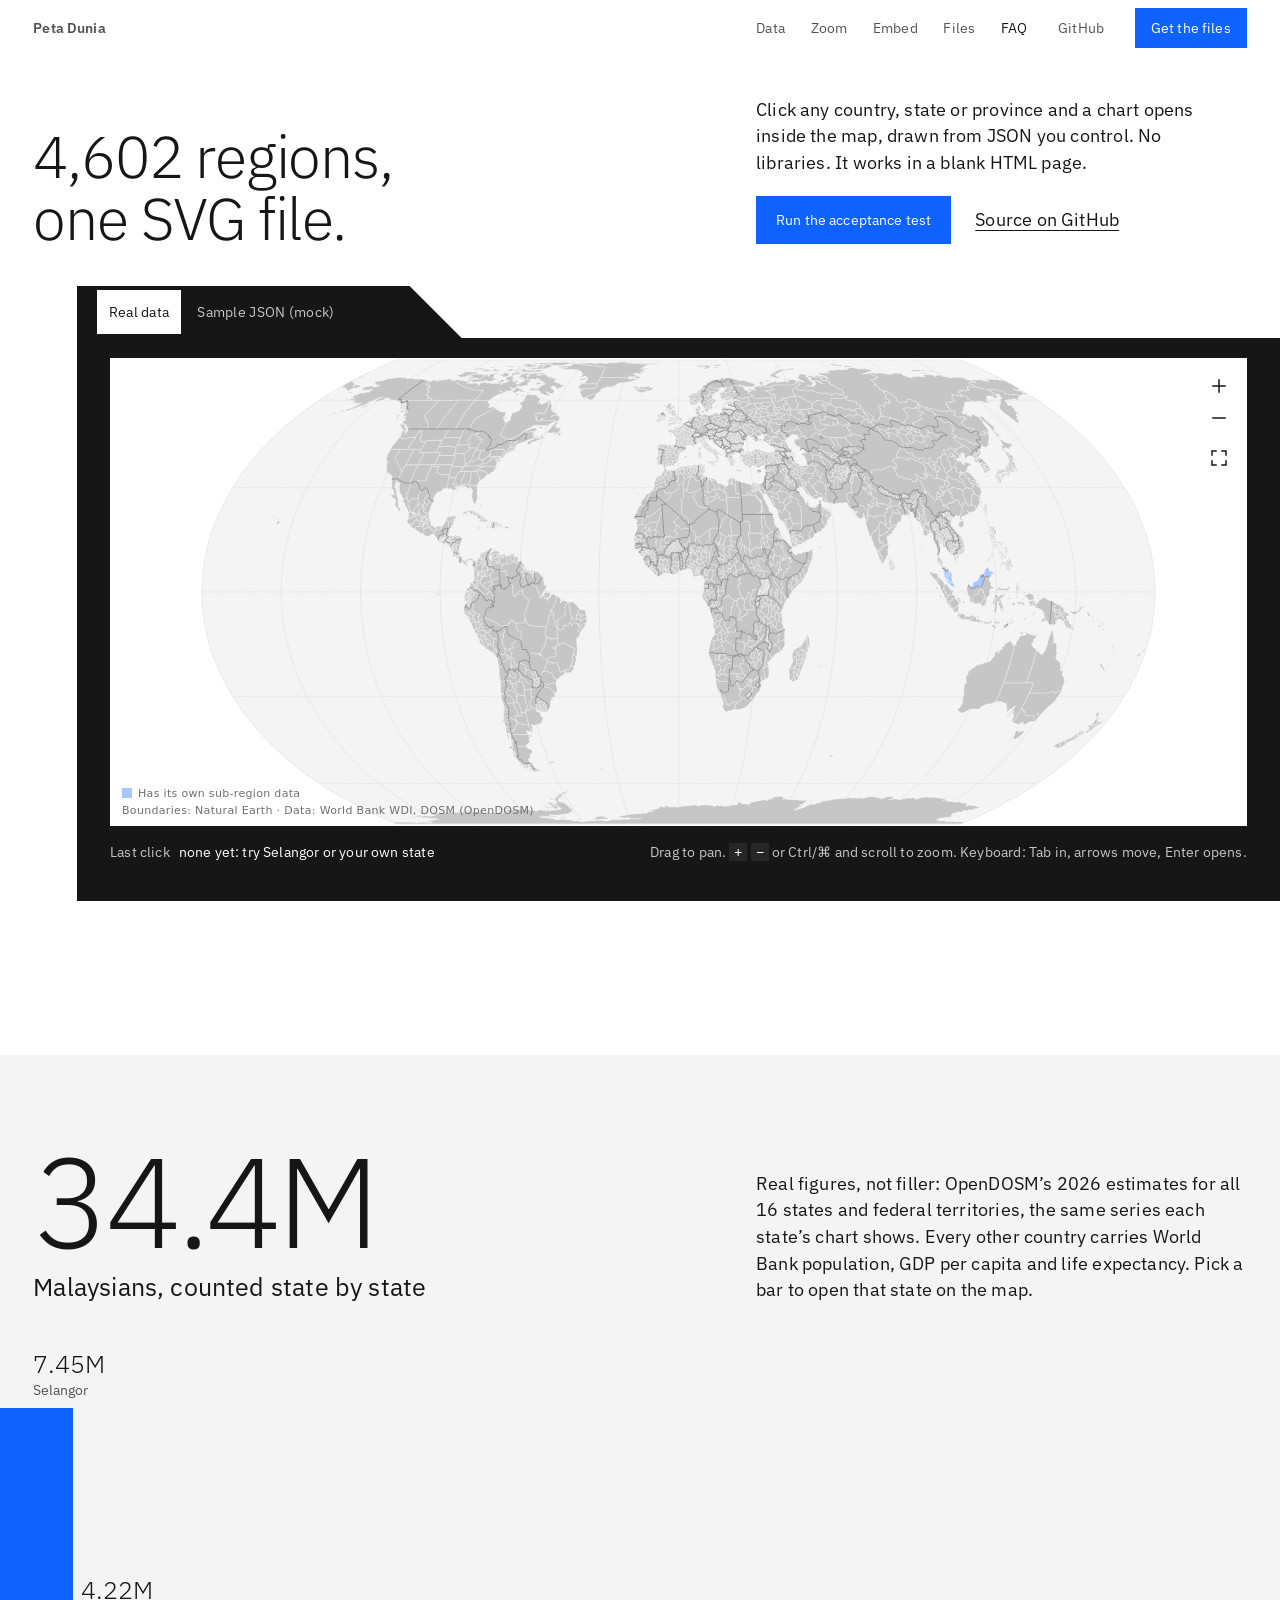
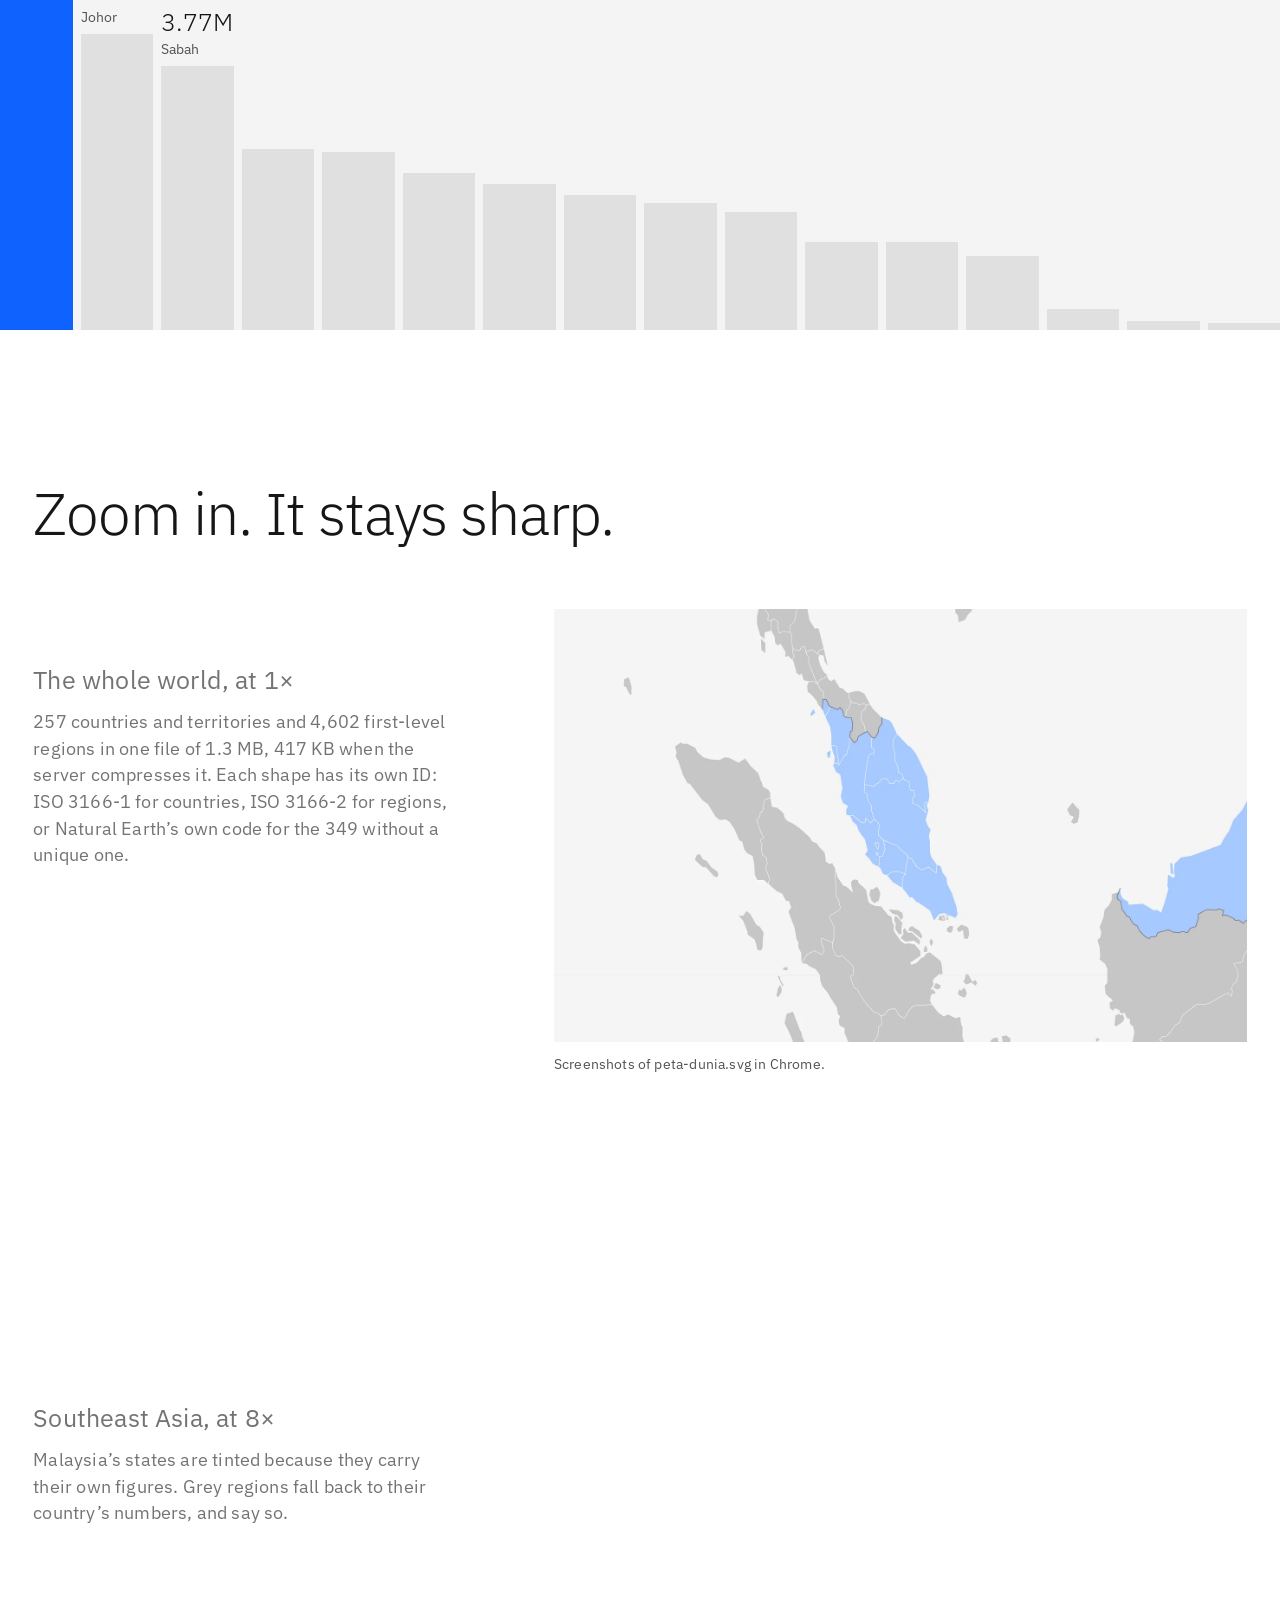
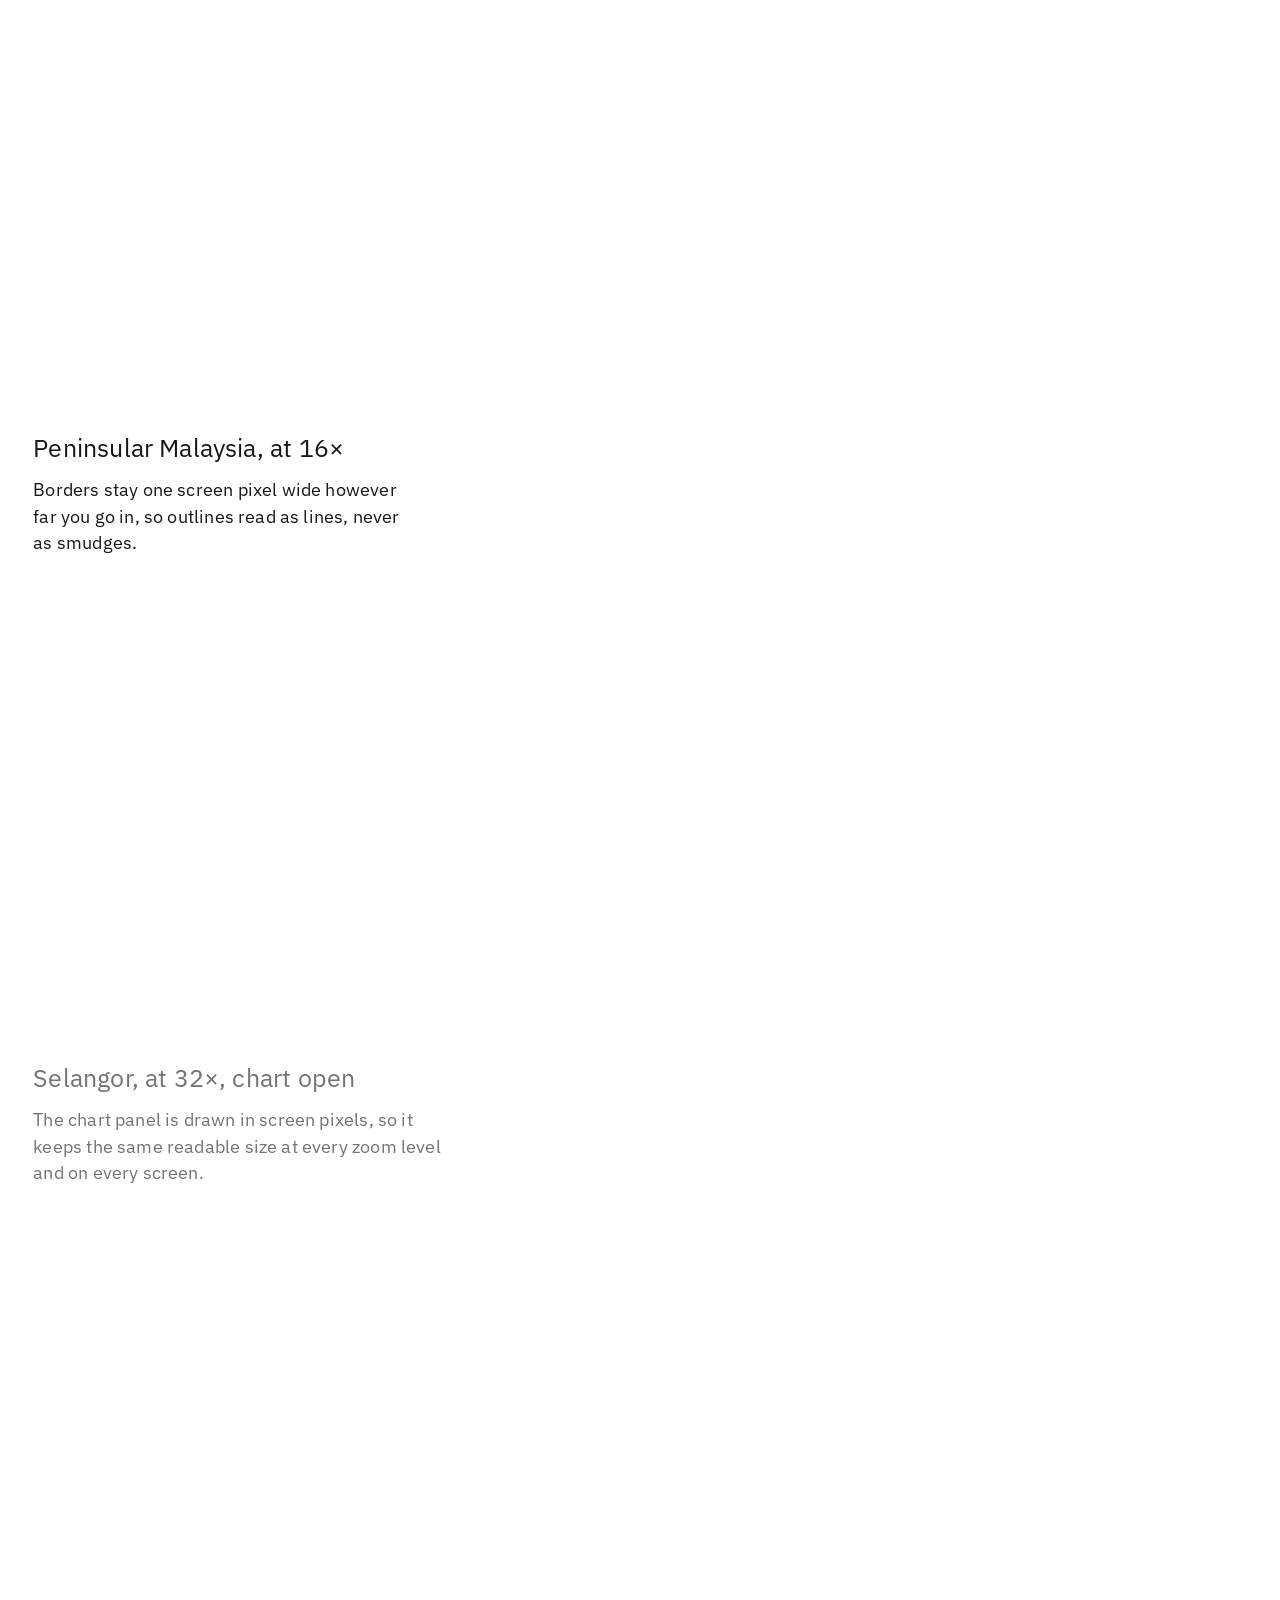
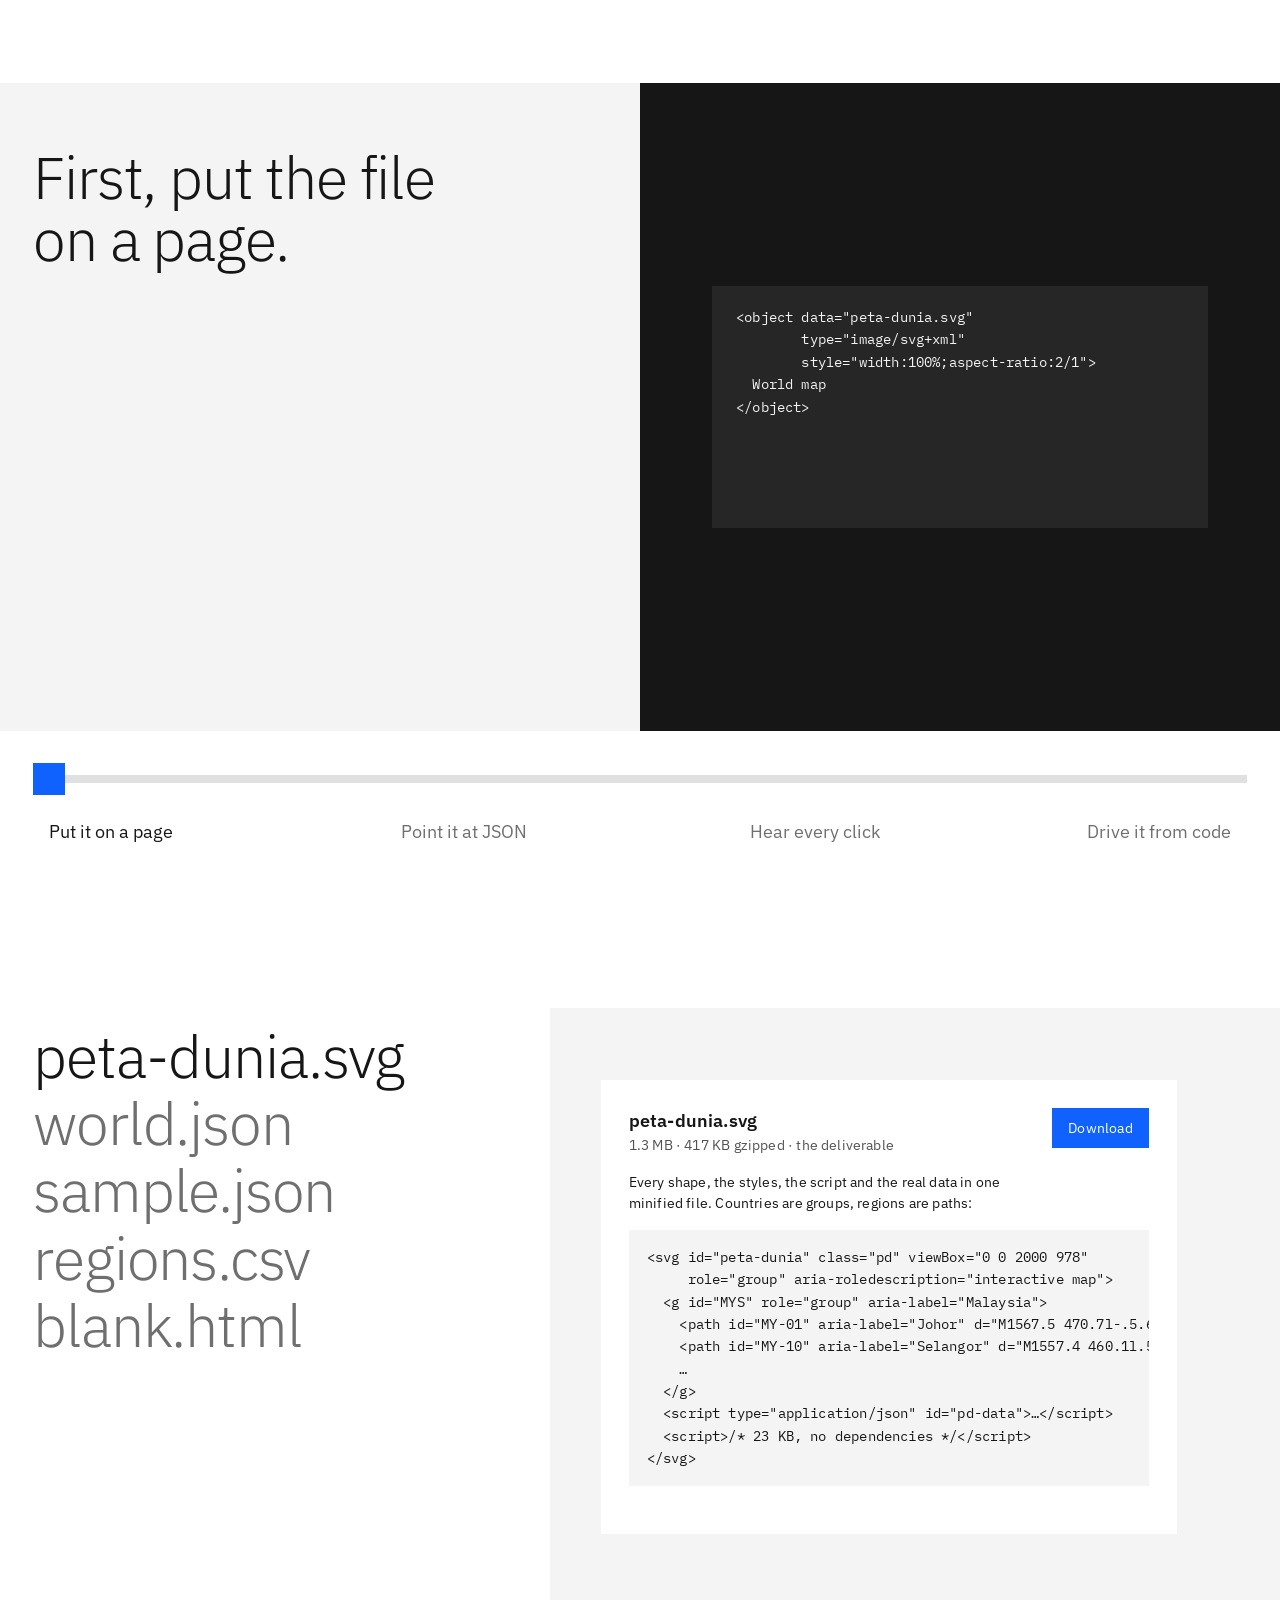
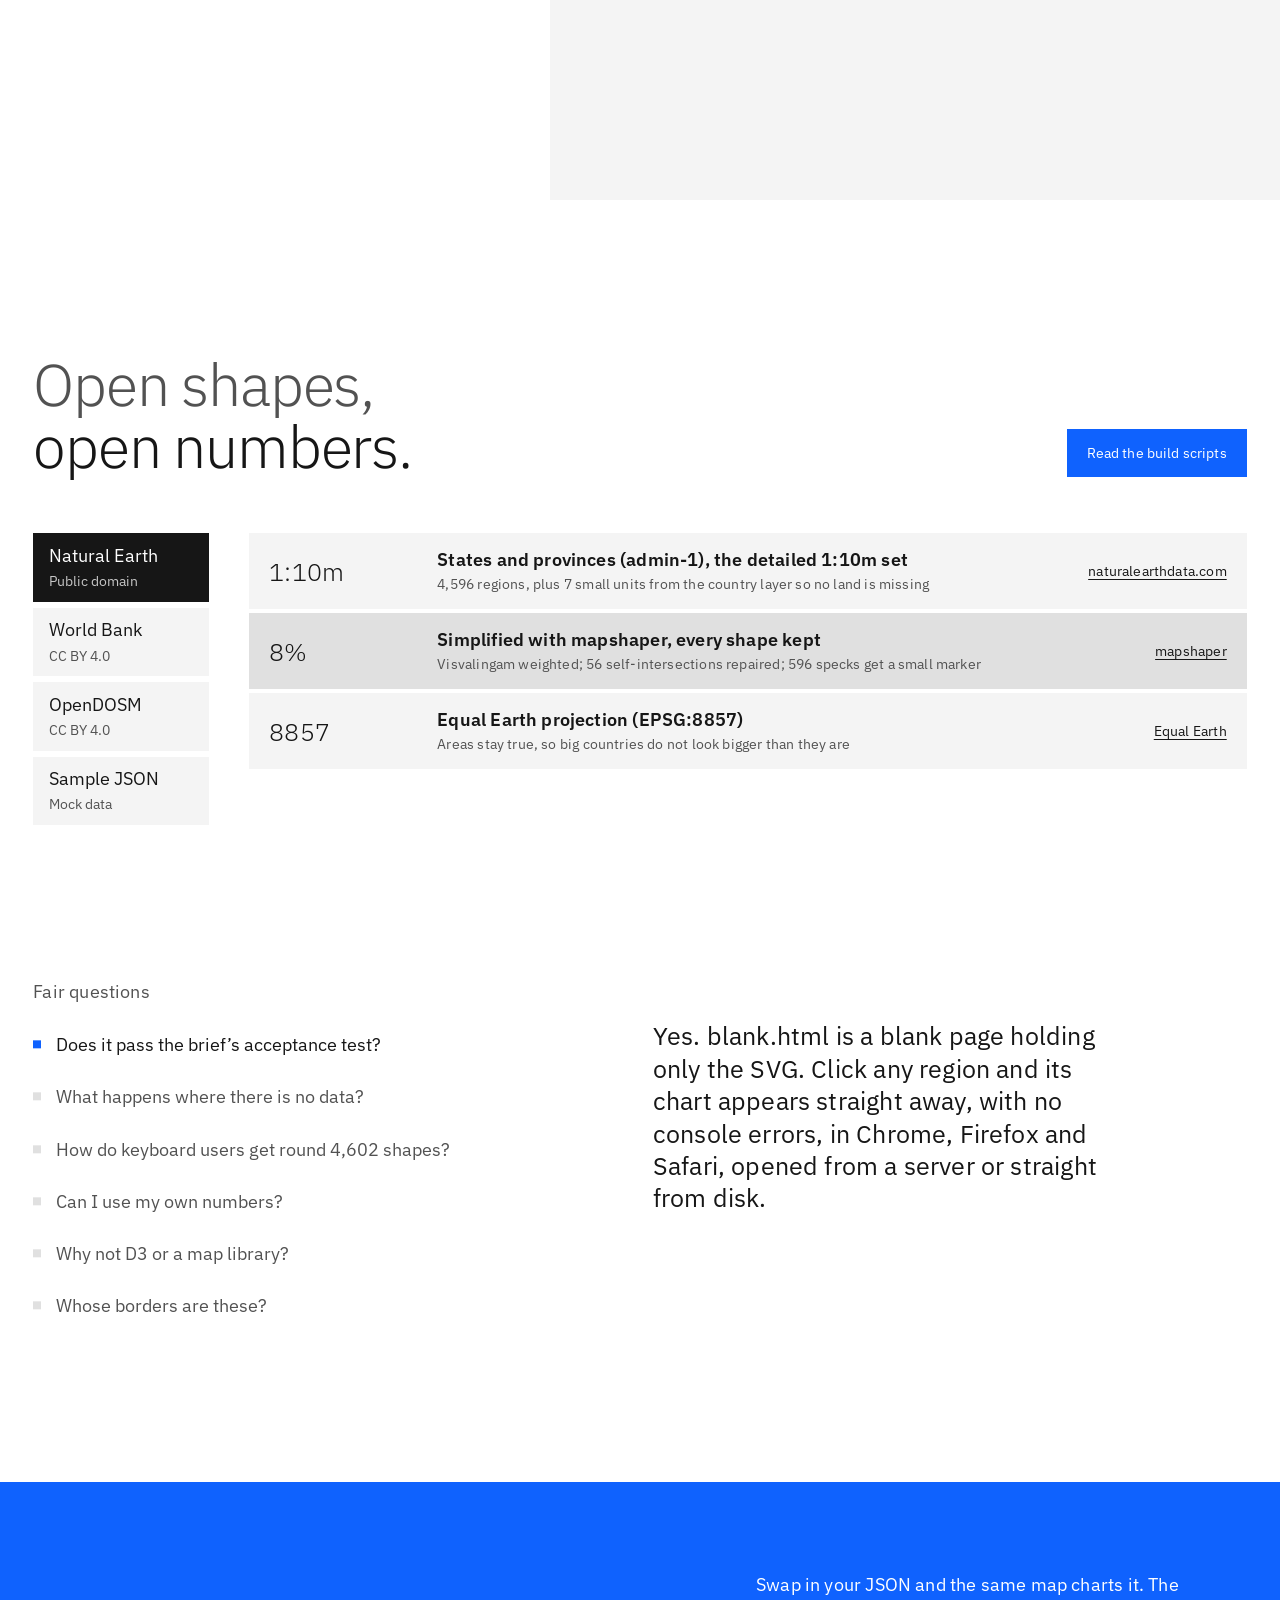
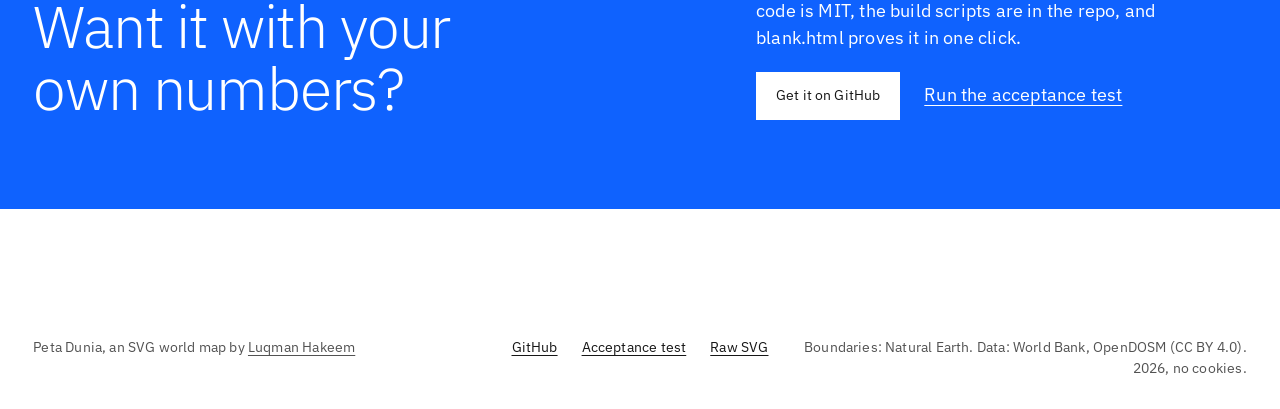
<file: index.html>
<!doctype html>
<html lang="en">
<head>
<meta charset="utf-8">
<meta name="viewport" content="width=device-width, initial-scale=1">
<title>Peta Dunia: a clickable SVG world map with charts</title>
<meta name="description" content="One self-contained SVG of every country and its 4,602 states and provinces. Click any region and a chart opens inside the map, drawn from JSON. No libraries.">
<meta name="theme-color" content="#ffffff">
<meta property="og:title" content="Peta Dunia: 4,602 regions, one SVG file">
<meta property="og:description" content="Click any country, state or province and a chart opens inside the map, drawn from JSON you control.">
<meta property="og:image" content="https://peta-dunia.pages.dev/img/og.png">
<meta property="og:url" content="https://peta-dunia.pages.dev/">
<meta name="twitter:card" content="summary_large_image">
<link rel="icon" href="img/icon.svg" type="image/svg+xml">
<link rel="preconnect" href="https://fonts.googleapis.com">
<link rel="preconnect" href="https://fonts.gstatic.com" crossorigin>
<!-- taste-skill-ignore: Plex Mono is used only inside real code blocks --><link rel="stylesheet" href="https://fonts.googleapis.com/css2?family=IBM+Plex+Mono&family=IBM+Plex+Sans:wght@300;400;600&display=swap">
<link rel="stylesheet" href="css/site.css">
<script>document.documentElement.classList.add("js")</script>
</head>
<body>
<a class="skip" href="#main">Skip to content</a>

<header class="nav">
  <a class="nav__mark" translate="no" href="#map" aria-label="Peta Dunia, back to the map">Peta Dunia</a>
  <nav class="nav__links" aria-label="Sections">
    <a href="#data">Data</a>
    <a href="#zoom">Zoom</a>
    <a href="#embed">Embed</a>
    <a href="#files">Files</a>
    <a href="#faq">FAQ</a>
  </nav>
  <a class="nav__code" href="https://github.com/juslangit/peta-dunia">GitHub</a>
  <a class="button button--small" href="#files">Get the files</a>
</header>

<main id="main">

<section class="hero" id="map" aria-labelledby="hero-title">
  <div class="hero__text wrap">
    <h1 id="hero-title" class="display" data-rise>4,602 regions,<br> one SVG file.</h1>
    <div class="hero__aside" data-rise style="--i:1">
      <p class="lead">Click any country, state or province and a chart opens inside the map, drawn from JSON you control. No libraries. It works in a blank HTML page.</p>
      <div class="actions">
        <a class="button" href="blank.html">Run the acceptance test</a>
        <a class="link-plain" href="https://github.com/juslangit/peta-dunia">Source on GitHub</a>
      </div>
    </div>
  </div>

  <div class="stage" data-rise style="--i:2">
    <div class="stage__tab" data-ui role="group" aria-label="Data shown on the map">
      <button type="button" class="switch" data-src="data/world.json" aria-pressed="true">Real data</button>
      <button type="button" class="switch" data-src="data/sample.json" aria-pressed="false">Sample JSON (mock)</button>
    </div>
    <div class="stage__body" data-ui>
      <iframe id="map-frame" class="stage__map" src="peta-dunia.svg?data=data/world.json" title="Interactive world map. Tab into it, use the arrow keys to move between regions and Enter to open a chart."></iframe>
      <div class="stage__bar">
        <p class="stage__read" aria-live="polite"><span class="stage__label">Last click</span> <span id="last-click">none yet: try Selangor or your own state</span></p>
        <p class="stage__hint"><span class="hint-mouse">Drag to pan. <kbd>+</kbd> <kbd>&minus;</kbd> or Ctrl/&#8984; and scroll to zoom. Keyboard: Tab in, arrows move, Enter opens.</span><span class="hint-touch">Tap a region for its chart. Pinch to zoom, drag to pan once zoomed in.</span></p>
      </div>
    </div>
  </div>
</section>

<section class="stats" id="data" aria-labelledby="stats-claim">
  <div class="stats__head wrap" data-reveal>
    <p class="figure nums">34.4M</p>
    <h2 id="stats-claim" class="lead stats__claim">Malaysians, counted state by state</h2>
    <p class="stats__note">Real figures, not filler: OpenDOSM&rsquo;s 2026 estimates for all 16 states and federal territories, the same series each state&rsquo;s chart shows. Every other country carries World Bank population, GDP per capita and life expectancy. Pick a bar to open that state on the map.</p>
  </div>
  <ol class="bars" data-ui aria-label="Population of Malaysia's states and federal territories, 2026, largest first">
    <li class="is-accent is-labelled" style="--v:1"><button type="button" data-region="MY-10"><span class="bars__val nums">7.45M</span><span class="bars__name">Selangor</span></button></li>
    <li class="is-labelled" style="--v:.5667"><button type="button" data-region="MY-01"><span class="bars__val nums">4.22M</span><span class="bars__name">Johor</span></button></li>
    <li class="is-labelled" style="--v:.5054"><button type="button" data-region="MY-12"><span class="bars__val nums">3.77M</span><span class="bars__name">Sabah</span></button></li>
    <li style="--v:.3458"><button type="button" data-region="MY-08"><span class="bars__val nums">2.58M</span><span class="bars__name">Perak</span></button></li>
    <li style="--v:.3407"><button type="button" data-region="MY-13"><span class="bars__val nums">2.54M</span><span class="bars__name">Sarawak</span></button></li>
    <li style="--v:.3002"><button type="button" data-region="MY-02"><span class="bars__val nums">2.24M</span><span class="bars__name">Kedah</span></button></li>
    <li style="--v:.2793"><button type="button" data-region="MY-14"><span class="bars__val nums">2.08M</span><span class="bars__name">Kuala Lumpur</span></button></li>
    <li style="--v:.2583"><button type="button" data-region="MY-03"><span class="bars__val nums">1.93M</span><span class="bars__name">Kelantan</span></button></li>
    <li style="--v:.2426"><button type="button" data-region="MY-07"><span class="bars__val nums">1.81M</span><span class="bars__name">Pulau Pinang</span></button></li>
    <li style="--v:.2262"><button type="button" data-region="MY-06"><span class="bars__val nums">1.69M</span><span class="bars__name">Pahang</span></button></li>
    <li style="--v:.1692"><button type="button" data-region="MY-11"><span class="bars__val nums">1.26M</span><span class="bars__name">Terengganu</span></button></li>
    <li style="--v:.1675"><button type="button" data-region="MY-05"><span class="bars__val nums">1.25M</span><span class="bars__name">Negeri Sembilan</span></button></li>
    <li style="--v:.1419"><button type="button" data-region="MY-04"><span class="bars__val nums">1.06M</span><span class="bars__name">Melaka</span></button></li>
    <li style="--v:.0399"><button type="button" data-region="MY-09"><span class="bars__val nums">297K</span><span class="bars__name">Perlis</span></button></li>
    <li style="--v:.0163"><button type="button" data-region="MY-16"><span class="bars__val nums">121K</span><span class="bars__name">Putrajaya</span></button></li>
    <li style="--v:.0136"><button type="button" data-region="MY-15"><span class="bars__val nums">101K</span><span class="bars__name">Labuan</span></button></li>
  </ol>
</section>

<section class="zoom wrap" id="zoom" aria-labelledby="zoom-title">
  <h2 id="zoom-title" class="display" data-reveal>Zoom in. It stays sharp.</h2>
  <div class="zoom__grid">
    <ol class="zoom__steps">
      <li class="zoom__step is-on" data-shot="0" data-reveal>
        <h3 class="lead">The whole world, at 1&times;</h3>
        <p>257 countries and territories and 4,602 first-level regions in one file of 1.3&nbsp;MB, 417&nbsp;KB when the server compresses it. Each shape has its own ID: ISO&nbsp;3166-1 for countries, ISO&nbsp;3166-2 for regions, or Natural Earth&rsquo;s own code for the 349 without a unique one.</p>
        <img class="zoom__inline" src="img/zoom-1-world.webp" width="1600" height="1000" alt="The full world map at its starting size, every country split into its states and provinces, Malaysia tinted blue." loading="lazy">
      </li>
      <li class="zoom__step" data-shot="1" data-reveal>
        <h3 class="lead">Southeast Asia, at 8&times;</h3>
        <p>Malaysia&rsquo;s states are tinted because they carry their own figures. Grey regions fall back to their country&rsquo;s numbers, and say so.</p>
        <img class="zoom__inline" src="img/zoom-2-region.webp" width="1600" height="1000" alt="The map zoomed eight times on Southeast Asia: Peninsular Malaysia, Sabah and Sarawak tinted blue among grey neighbours." loading="lazy">
      </li>
      <li class="zoom__step" data-shot="2" data-reveal>
        <h3 class="lead">Peninsular Malaysia, at 16&times;</h3>
        <p>Borders stay one screen pixel wide however far you go in, so outlines read as lines, never as smudges.</p>
        <img class="zoom__inline" src="img/zoom-3-peninsula.webp" width="1600" height="1000" alt="The map zoomed sixteen times on Peninsular Malaysia, each state outlined in thin white lines." loading="lazy">
      </li>
      <li class="zoom__step" data-shot="3" data-reveal>
        <h3 class="lead">Selangor, at 32&times;, chart open</h3>
        <p>The chart panel is drawn in screen pixels, so it keeps the same readable size at every zoom level and on every screen.</p>
        <img class="zoom__inline" src="img/zoom-4-selangor.webp" width="1920" height="1200" alt="The map zoomed thirty-two times on Selangor, selected in blue, with its population chart panel open beside it." loading="lazy">
      </li>
    </ol>
    <figure class="zoom__frame" aria-hidden="true">
      <div class="zoom__pics">
        <img class="is-on" src="img/zoom-1-world.webp" width="1600" height="1000" alt="" loading="lazy">
        <img src="img/zoom-2-region.webp" width="1600" height="1000" alt="" loading="lazy">
        <img src="img/zoom-3-peninsula.webp" width="1600" height="1000" alt="" loading="lazy">
        <img src="img/zoom-4-selangor.webp" width="1920" height="1200" alt="" loading="lazy">
      </div>
      <figcaption class="small muted">Screenshots of peta-dunia.svg in Chrome.</figcaption>
    </figure>
  </div>
</section>

<section class="steps" id="embed" aria-labelledby="steps-title">
  <h2 id="steps-title" class="sr-only">Embed it in four moves</h2>
  <div class="steps__fields">
    <div class="steps__words">
      <p class="display steps__clause" id="step-clause" aria-live="polite">First, put the file on&nbsp;a&nbsp;page.</p>
    </div>
    <div class="steps__code" data-ui>
      <div class="code" id="step-code">
<pre translate="no" data-step="0" class="is-on"><code>&lt;object data="peta-dunia.svg"
        type="image/svg+xml"
        style="width:100%;aspect-ratio:2/1"&gt;
  World map
&lt;/object&gt;</code></pre>
<pre translate="no" data-step="1"><code>&lt;!-- any JSON in the format below --&gt;
&lt;object data="peta-dunia.svg?data=/sales.json"
        type="image/svg+xml"&gt;&lt;/object&gt;

{ "regions": { "MY-10": { "charts": [
  { "type": "line", "title": "Orders",
    "unit": "orders", "start": 2020,
    "values": [120, 180, 260, 410] }
] } } }</code></pre>
<pre translate="no" data-step="2"><code>// from the page around the map
window.addEventListener("message", (e) =&gt; {
  if (e.data.type === "petadunia:select") {
    console.log(e.data.detail.id);   // "MY-10"
    console.log(e.data.detail.name); // "Selangor"
  }
});</code></pre>
<pre translate="no" data-step="3"><code>const map = document.querySelector("object")
  .contentWindow.PetaDunia;

map.select("MY-10");          // open a chart
map.zoomTo("MYS");            // frame a country
map.load("/q3.json");         // swap the data
map.close();</code></pre>
      </div>
    </div>
  </div>
  <div class="steps__rail wrap">
    <label class="sr-only" for="step-range">Step</label>
    <div class="steps__track" aria-hidden="true"><span></span></div>
    <input type="range" id="step-range" min="0" max="3" step="1" value="0" aria-valuetext="Put the file on a page">
    <ol class="steps__names">
      <li class="is-on" style="--p:0"><button type="button" data-step="0">Put it on a page</button></li>
      <li style="--p:.3333"><button type="button" data-step="1">Point it at JSON</button></li>
      <li style="--p:.6667"><button type="button" data-step="2">Hear every click</button></li>
      <li style="--p:1"><button type="button" data-step="3">Drive it from code</button></li>
    </ol>
  </div>
</section>

<section class="files wrap" id="files" aria-labelledby="files-title">
  <h2 id="files-title" class="sr-only">The files you get</h2>
  <div class="files__list" role="group" aria-label="Files">
    <button type="button" class="files__name" translate="no" data-file="0" aria-pressed="true">peta-dunia.svg</button>
    <button type="button" class="files__name" translate="no" data-file="1" aria-pressed="false">world.json</button>
    <button type="button" class="files__name" translate="no" data-file="2" aria-pressed="false">sample.json</button>
    <button type="button" class="files__name" translate="no" data-file="3" aria-pressed="false">regions.csv</button>
    <button type="button" class="files__name" translate="no" data-file="4" aria-pressed="false">blank.html</button>
  </div>
  <div class="files__stage">
    <article class="sheet is-on" data-ui data-file="0" aria-label="peta-dunia.svg">
      <header class="sheet__head"><div><p class="sheet__name" translate="no">peta-dunia.svg</p><p class="sheet__meta">1.3 MB &middot; 417 KB gzipped &middot; the deliverable</p></div><a class="sheet__get" href="peta-dunia.svg" download>Download</a></header>
      <p class="sheet__text">Every shape, the styles, the script and the real data in one minified file. Countries are groups, regions are paths:</p>
<pre translate="no"><code>&lt;svg id="peta-dunia" class="pd" viewBox="0 0 2000 978"
     role="group" aria-roledescription="interactive map"&gt;
  &lt;g id="MYS" role="group" aria-label="Malaysia"&gt;
    &lt;path id="MY-01" aria-label="Johor" d="M1567.5 470.7l-.5.6&hellip;"/&gt;
    &lt;path id="MY-10" aria-label="Selangor" d="M1557.4 460.1l.5 1.1&hellip;"/&gt;
    &hellip;
  &lt;/g&gt;
  &lt;script type="application/json" id="pd-data"&gt;&hellip;&lt;/script&gt;
  &lt;script&gt;/* 23 KB, no dependencies */&lt;/script&gt;
&lt;/svg&gt;</code></pre>
    </article>
    <article class="sheet" data-ui data-file="1" aria-label="world.json">
      <header class="sheet__head"><div><p class="sheet__name" translate="no">world.json</p><p class="sheet__meta">173 KB &middot; real data, 233 regions</p></div><a class="sheet__get" href="data/world.json" download>Download</a></header>
      <p class="sheet__text">World Bank series for 217 economies and OpenDOSM figures for Malaysia&rsquo;s 16 states, written by <code>tools/fetch-data.mjs</code>:</p>
<pre translate="no"><code>{ "sources": {
    "dosm": { "name": "Department of Statistics Malaysia",
              "licence": "CC BY 4.0" } },
  "regions": {
    "MY-10": { "charts": [
      { "type": "line", "title": "Population",
        "unit": "people", "source": "dosm",
        "start": 2000,
        "values": [4188900, 4317500, &hellip; 7454200] },
      { "type": "bar", "title": "Population by group, 2026",
        "labels": ["Malay", "Chinese", "Indian", &hellip;],
        "values": [4080200, 1757100, 731500, &hellip;] } ] } } }</code></pre>
    </article>
    <article class="sheet" data-ui data-file="2" aria-label="sample.json">
      <header class="sheet__head"><div><p class="sheet__name" translate="no">sample.json</p><p class="sheet__meta">2 KB &middot; mock data, four regions</p></div><a class="sheet__get" href="data/sample.json" download>Download</a></header>
      <p class="sheet__text">The brief&rsquo;s sample: invented numbers for Selangor, France, S&atilde;o Paulo and California, marked as mock everywhere they show.</p>
<pre translate="no"><code>{ "mock": true,
  "regions": {
    "US-CA": { "charts": [
      { "type": "bar",
        "title": "Support tickets by topic",
        "unit": "tickets",
        "labels": ["Billing", "Shipping", "Returns",
                   "Account", "Other"],
        "values": [320, 510, 240, 130, 90] } ] },
    "FRA":   { &hellip; },  "BR-SP": { &hellip; },  "MY-10": { &hellip; } } }</code></pre>
    </article>
    <article class="sheet" data-ui data-file="3" aria-label="regions.csv">
      <header class="sheet__head"><div><p class="sheet__name" translate="no">regions.csv</p><p class="sheet__meta">177 KB &middot; 4,602 rows</p></div><a class="sheet__get" href="data/regions.csv" download>Download</a></header>
      <p class="sheet__text">Every ID on the map with its name and country, so you can key your own data without opening the SVG.</p>
      <table class="sheet__table" translate="no">
        <thead><tr><th scope="col">id</th><th scope="col">name</th><th scope="col">country_id</th><th scope="col">has_data</th></tr></thead>
        <tbody>
          <tr><td>MY-01</td><td>Johor</td><td>MYS</td><td>region</td></tr>
          <tr><td>MY-14</td><td>Kuala Lumpur</td><td>MYS</td><td>region</td></tr>
          <tr><td>MY-10</td><td>Selangor</td><td>MYS</td><td>region</td></tr>
          <tr><td>DE-BY</td><td>Bayern</td><td>DEU</td><td>country</td></tr>
          <tr><td>FR-75</td><td>Paris</td><td>FRA</td><td>country</td></tr>
          <tr><td>ATA-00</td><td>Antarctica</td><td>ATA</td><td>none</td></tr>
        </tbody>
      </table>
    </article>
    <article class="sheet" data-ui data-file="4" aria-label="blank.html">
      <header class="sheet__head"><div><p class="sheet__name" translate="no">blank.html</p><p class="sheet__meta">1 KB &middot; the acceptance test</p></div><a class="sheet__get" href="blank.html">Open it</a></header>
      <p class="sheet__text">The brief&rsquo;s test, word for word: a blank page, the SVG, nothing else. Click any region and the chart appears, with a clean console.</p>
<pre translate="no"><code>&lt;!doctype html&gt;
&lt;html lang="en"&gt;
&lt;meta charset="utf-8"&gt;
&lt;title&gt;Peta Dunia: acceptance test&lt;/title&gt;
&lt;body style="margin:0"&gt;
&lt;object data="peta-dunia.svg" type="image/svg+xml"
        style="display:block;width:100%;height:100vh"&gt;
  World map
&lt;/object&gt;</code></pre>
    </article>
  </div>
</section>

<section class="sources wrap" id="sources" aria-labelledby="sources-title">
  <div class="sources__head" data-reveal>
    <h2 id="sources-title" class="display"><span class="muted">Open shapes,</span><br> open numbers.</h2>
    <a class="button" href="https://github.com/juslangit/peta-dunia/tree/main/tools">Read the build scripts</a>
  </div>
  <div class="sources__body">
    <div class="sources__tabs" role="group" aria-label="Source">
      <button type="button" class="tab" data-src-tab="0" aria-pressed="true"><span>Natural Earth</span><small>Public domain</small></button>
      <button type="button" class="tab" data-src-tab="1" aria-pressed="false"><span>World Bank</span><small>CC BY 4.0</small></button>
      <button type="button" class="tab" data-src-tab="2" aria-pressed="false"><span>OpenDOSM</span><small>CC BY 4.0</small></button>
      <button type="button" class="tab" data-src-tab="3" aria-pressed="false"><span>Sample JSON</span><small>Mock data</small></button>
    </div>
    <div class="sources__panes">
      <ul class="bands is-on" data-src-pane="0">
        <li><span class="bands__when nums">1:10m</span><span class="bands__what"><b>States and provinces (admin-1), the detailed 1:10m set</b><small>4,596 regions, plus 7 small units from the country layer so no land is missing</small></span><a class="bands__who" href="https://www.naturalearthdata.com/">naturalearthdata.com</a></li>
        <li><span class="bands__when nums">8%</span><span class="bands__what"><b>Simplified with mapshaper, every shape kept</b><small>Visvalingam weighted; 56 self-intersections repaired; 596 specks get a small marker</small></span><a class="bands__who" href="https://github.com/mbloch/mapshaper">mapshaper</a></li>
        <li><span class="bands__when nums">8857</span><span class="bands__what"><b>Equal Earth projection (EPSG:8857)</b><small>Areas stay true, so big countries do not look bigger than they are</small></span><a class="bands__who" href="https://en.wikipedia.org/wiki/Equal_Earth_projection">Equal Earth</a></li>
      </ul>
      <ul class="bands" data-src-pane="1">
        <li><span class="bands__when nums">2000&ndash;2025</span><span class="bands__what"><b>Population, total</b><small>SP.POP.TOTL, line chart, 217 economies</small></span><a class="bands__who" href="https://data.worldbank.org/indicator/SP.POP.TOTL">World Bank WDI</a></li>
        <li><span class="bands__when nums">2000&ndash;2025</span><span class="bands__what"><b>GDP per capita, current US$</b><small>NY.GDP.PCAP.CD, bar chart</small></span><a class="bands__who" href="https://data.worldbank.org/indicator/NY.GDP.PCAP.CD">World Bank WDI</a></li>
        <li><span class="bands__when nums">2000&ndash;2024</span><span class="bands__what"><b>Life expectancy at birth</b><small>SP.DYN.LE00.IN, line chart, in years</small></span><a class="bands__who" href="https://data.worldbank.org/indicator/SP.DYN.LE00.IN">World Bank WDI</a></li>
      </ul>
      <ul class="bands" data-src-pane="2">
        <li><span class="bands__when nums">2000&ndash;2026</span><span class="bands__what"><b>Population by state</b><small>Dataset population_state, line chart for each of the 16 states and federal territories</small></span><a class="bands__who" href="https://open.dosm.gov.my/data-catalogue/population_state">OpenDOSM</a></li>
        <li><span class="bands__when nums">2026</span><span class="bands__what"><b>Population by ethnic group</b><small>Malay, other Bumiputera, Chinese, Indian, other citizens, non-citizens; bar chart</small></span><a class="bands__who" href="https://open.dosm.gov.my/data-catalogue/population_state">OpenDOSM</a></li>
        <li><span class="bands__when nums">&rsquo;000</span><span class="bands__what"><b>Published in thousands, stored as people</b><small>The fetch script multiplies by 1,000 so tooltips read in plain numbers</small></span><a class="bands__who" href="https://data.gov.my/">data.gov.my</a></li>
      </ul>
      <ul class="bands" data-src-pane="3">
        <li><span class="bands__when nums">4</span><span class="bands__what"><b>Invented figures for four regions</b><small>Selangor, France, S&atilde;o Paulo and California: line, bar and category charts</small></span><a class="bands__who" href="data/sample.json">sample.json</a></li>
        <li><span class="bands__when nums">0</span><span class="bands__what"><b>Every other region shows the no-data chart</b><small>A clear empty state that names the ID to add, never an error</small></span><a class="bands__who" href="#map" data-sample>Try it on the map</a></li>
      </ul>
    </div>
  </div>
</section>

<section class="faq wrap" id="faq" aria-labelledby="faq-title">
  <div class="faq__list">
    <h2 id="faq-title" class="faq__title">Fair questions</h2>
    <ul>
      <li><button type="button" class="faq__q" data-q="0" aria-expanded="true" aria-controls="faq-a0">Does it pass the brief&rsquo;s acceptance test?</button>
        <div class="faq__a" id="faq-a0"><p>Yes. blank.html is a blank page holding only the SVG. Click any region and its chart appears straight away, with no console errors, in Chrome, Firefox and Safari, opened from a server or straight from disk.</p></div></li>
      <li><button type="button" class="faq__q" data-q="1" aria-expanded="false" aria-controls="faq-a1">What happens where there is no data?</button>
        <div class="faq__a" id="faq-a1"><p>A region without its own figures shows its country&rsquo;s, labelled as such. Where neither exists, the panel draws an empty chart that says so and names the ID to add. It never throws.</p></div></li>
      <li><button type="button" class="faq__q" data-q="2" aria-expanded="false" aria-controls="faq-a2">How do keyboard users get round 4,602 shapes?</button>
        <div class="faq__a" id="faq-a2"><p>The map is one Tab stop. Arrow keys move to the nearest region in that direction, Page Up and Down jump between countries, and typing a name finds it. Enter opens the chart, Escape closes it.</p></div></li>
      <li><button type="button" class="faq__q" data-q="3" aria-expanded="false" aria-controls="faq-a3">Can I use my own numbers?</button>
        <div class="faq__a" id="faq-a3"><p>Point the map at any JSON with a <code>regions</code> object keyed by the IDs in regions.csv. Each region holds a list of line or bar charts: a start year and values, or labels and values.</p></div></li>
      <li><button type="button" class="faq__q" data-q="4" aria-expanded="false" aria-controls="faq-a4">Why not D3 or a map library?</button>
        <div class="faq__a" id="faq-a4"><p>The brief asked for minimal dependencies. Two chart types and pan and zoom fit in 23&nbsp;KB of plain JavaScript inside the SVG, so there is nothing else to load, update or break.</p></div></li>
      <li><button type="button" class="faq__q" data-q="5" aria-expanded="false" aria-controls="faq-a5">Whose borders are these?</button>
        <div class="faq__a" id="faq-a5"><p>Natural Earth&rsquo;s, which follow the boundaries in place on the ground. Disputed areas keep Natural Earth&rsquo;s own codes. Swap the source data and rebuild if a client needs another view.</p></div></li>
    </ul>
  </div>
  <div class="faq__pane" role="region" aria-live="polite" aria-label="Answer"><p id="faq-pane">Yes. blank.html is a blank page holding only the SVG. Click any region and its chart appears straight away, with no console errors, in Chrome, Firefox and Safari, opened from a server or straight from disk.</p></div>
</section>

<section class="close" aria-labelledby="close-title">
  <h2 id="close-title" class="display">Want it with your own numbers?</h2>
  <div class="close__aside">
    <p>Swap in your JSON and the same map charts it. The code is MIT, the build scripts are in the repo, and blank.html proves it in one click.</p>
    <div class="actions">
      <a class="button" href="https://github.com/juslangit/peta-dunia">Get it on GitHub</a>
      <a class="link-plain" href="blank.html">Run the acceptance test</a>
    </div>
  </div>
</section>

</main>

<footer class="foot wrap">
  <p class="muted">Peta Dunia, an SVG world map by <a href="https://github.com/juslangit">Luqman Hakeem</a></p>
  <p class="foot__links"><a href="https://github.com/juslangit/peta-dunia">GitHub</a><a href="blank.html">Acceptance test</a><a href="peta-dunia.svg">Raw SVG</a></p>
  <p class="muted foot__right">Boundaries: Natural Earth. Data: World Bank, OpenDOSM (CC BY 4.0). 2026, no cookies.</p>
</footer>

<script src="js/site.js" defer></script>
</body>
</html>
</file>
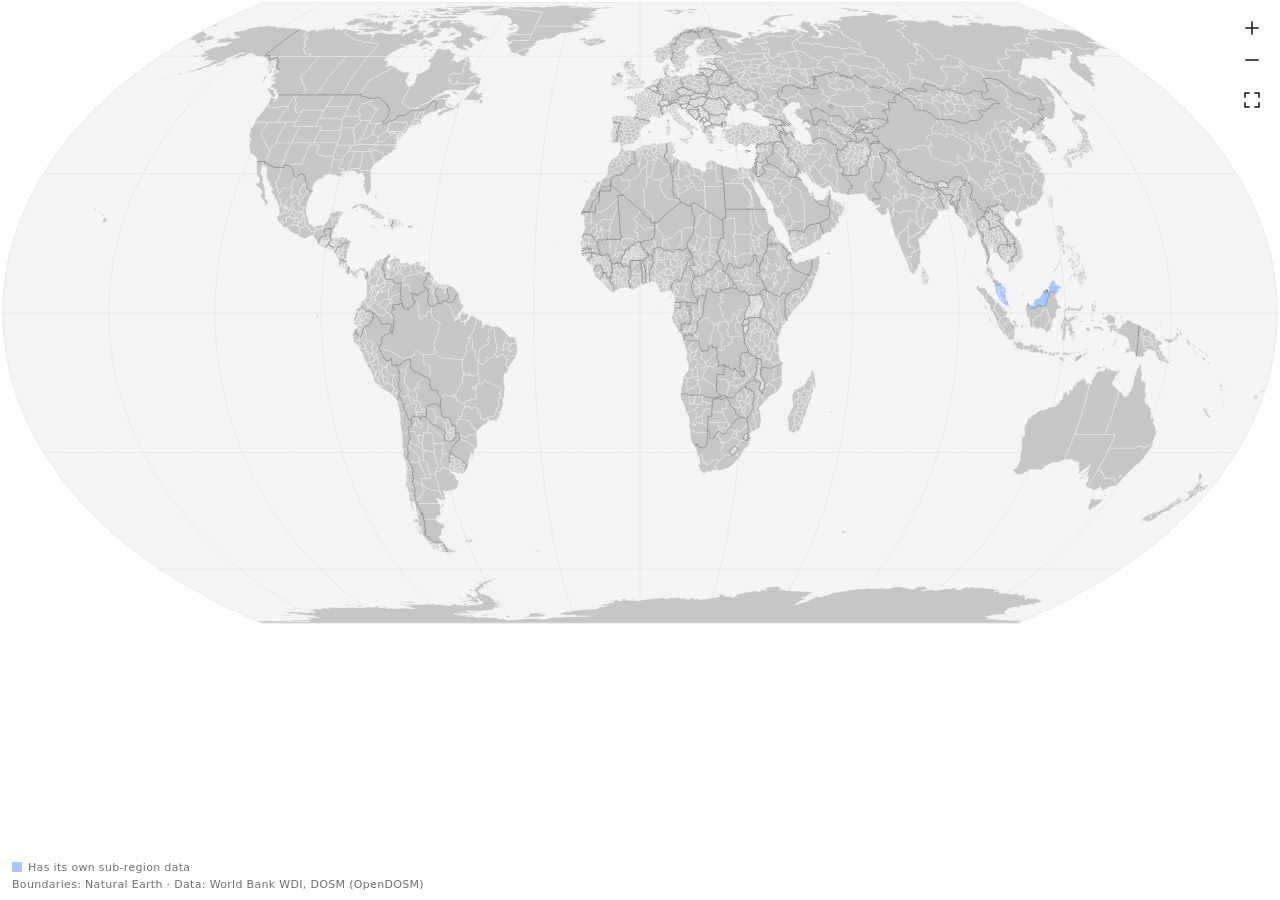
<file: blank.html>
<!doctype html>
<html lang="en">
<head>
<meta charset="utf-8">
<meta name="viewport" content="width=device-width, initial-scale=1">
<title>Peta Dunia: acceptance test</title>
</head>
<body style="margin:0">
<!-- The brief's acceptance test: a blank page that embeds the SVG and nothing else. -->
<object data="peta-dunia.svg" type="image/svg+xml" style="display:block;width:100%;height:100vh" aria-label="Interactive world map">World map</object>
</body>
</html>
</file>
<file: css/site.css>
/* Peta Dunia showcase. Tokens from DESIGN.md (Carbon-style: white, charcoal, one blue, square corners,
   IBM Plex Sans with a light 300 display). Ornament rules from taste-skill: no hairlines, no shadows at rest. */
:root {
  --bg: #ffffff;
  --surface: #f4f4f4;
  --surface-2: #e0e0e0;
  --ink: #161616;
  --muted: #525252;
  --soft: #6f6f6f;
  --stage: #161616;
  --stage-2: #262626;
  --on-stage: #ffffff;
  --on-stage-muted: #c6c6c6;
  --accent: #0f62fe;
  --accent-hover: #0050e6;
  --accent-press: #002d9c;
  --accent-ink: #ffffff;

  --font: "IBM Plex Sans", "Helvetica Neue", Arial, sans-serif;
  --mono: "IBM Plex Mono", ui-monospace, Menlo, Consolas, monospace; /* taste-skill-ignore: code blocks only */

  /* five type steps */
  --t-figure: clamp(5.5rem, 10vw, 10.5rem);
  --t-display: clamp(2.5rem, 4.6vw, 4.5rem);
  --t-lead: clamp(1.25rem, 1rem + 0.7vw, 1.625rem);
  --t-body: clamp(1rem, 0.95rem + 0.2vw, 1.125rem);
  --t-small: 0.875rem;

  --margin: clamp(1rem, 2.6vw, 2.5rem);
  --gutter: clamp(1rem, 2vw, 2rem);
  --section: clamp(6rem, 12vw, 11rem);
  --nav-h: 3.5rem;

  --ease: cubic-bezier(0.2, 0, 0.38, 0.9);
  --ease-out: cubic-bezier(0.22, 1, 0.36, 1);
  --t-press: 120ms;
  --t-hover: 160ms;
  --t-ui: 220ms;
}

*, *::before, *::after { box-sizing: border-box; }
html { color-scheme: light; -webkit-text-size-adjust: 100%; text-size-adjust: 100%; scroll-padding-top: calc(var(--nav-h) + 1rem); -webkit-tap-highlight-color: rgba(15, 98, 254, 0.15); }
@media (pointer: fine) { html { overscroll-behavior: none; } }
a, button, input { touch-action: manipulation; }
body { margin: 0; background: var(--bg); color: var(--ink); font-family: var(--font); font-size: var(--t-body); line-height: 1.5; letter-spacing: 0.01em; -webkit-font-smoothing: antialiased; }
h1, h2, h3, p, figure, ul, ol { margin: 0; }
ul, ol { padding: 0; list-style: none; }
img { display: block; max-width: 100%; height: auto; }
button, input { font: inherit; color: inherit; }
button { background: none; border: 0; padding: 0; cursor: pointer; text-align: inherit; }
a { color: inherit; }
code, kbd, pre { font-family: var(--mono); }
:focus-visible { outline: 2px solid var(--accent); outline-offset: 3px; }
::selection { background: var(--accent); color: var(--accent-ink); }
h1, h2, h3 { font-weight: inherit; text-wrap: balance; }
p { text-wrap: pretty; }
.nums { font-variant-numeric: tabular-nums; }
.muted { color: var(--muted); }
.small { font-size: var(--t-small); }
.wrap { padding-inline: var(--margin); }
.sr-only { position: absolute; width: 1px; height: 1px; overflow: hidden; clip-path: inset(50%); white-space: nowrap; }
.skip { position: absolute; left: var(--margin); top: -4rem; z-index: 20; background: var(--ink); color: var(--bg); padding: 0.75rem 1rem; }
.skip:focus { top: 0.5rem; }

.display { font-size: var(--t-display); font-weight: 300; line-height: 1.05; letter-spacing: -0.02em; }
.lead { font-size: var(--t-lead); line-height: 1.35; font-weight: 400; }
.figure { font-size: var(--t-figure); font-weight: 300; line-height: 0.9; letter-spacing: -0.04em; }

/* Buttons and links: square, flat, one fill */
.button { display: inline-flex; align-items: center; min-height: 3rem; padding: 0 1.25rem; background: var(--accent); color: var(--accent-ink); text-decoration: none; font-size: var(--t-small); letter-spacing: 0.01em; white-space: nowrap; transition: background-color var(--t-hover) ease, transform var(--t-press) var(--ease-out); }
.button:hover { background: var(--accent-hover); }
.button:active { background: var(--accent-press); transform: translateY(1px); }
.button--small { min-height: 2.5rem; padding: 0 1rem; }
.link-plain { text-decoration: underline; text-underline-offset: 0.2em; text-decoration-thickness: 1px; transition: color var(--t-hover) ease; }
.link-plain:hover { color: var(--accent); }

/* Navigation: sticky plain bar */
.nav { position: sticky; top: 0; z-index: 10; display: flex; align-items: center; gap: clamp(1rem, 2.4vw, 2rem); height: var(--nav-h); padding-inline: var(--margin); background: var(--bg); font-size: var(--t-small); }
.nav__mark { font-weight: 600; text-decoration: none; letter-spacing: 0.01em; margin-right: auto; padding-block: 0.5rem; }
.nav__links { display: flex; gap: clamp(1rem, 2vw, 1.75rem); }
.nav a:not(.button) { text-decoration: none; color: var(--muted); transition: color var(--t-hover) ease; padding-block: 0.75rem; }
.nav a:not(.button):hover, .nav a.is-here { color: var(--ink); }
.nav .nav__mark { color: var(--ink); }
@media (max-width: 760px) { .nav__links { display: none; } }

/* Hero: headline upper-left, the live map on a charcoal stage with a tab cut into its corner */
.hero { padding-top: clamp(1.5rem, 4.5vh, 3.5rem); }
.hero__text { display: grid; grid-template-columns: repeat(12, minmax(0, 1fr)); column-gap: var(--gutter); align-items: end; row-gap: 1.5rem; }
.hero__text h1 { grid-column: 1 / span 7; }
.hero__aside { grid-column: 8 / span 5; display: grid; gap: 1.25rem; padding-bottom: 0.35rem; }
.hero__aside .lead { font-size: var(--t-body); line-height: 1.5; max-width: 42ch; }
.actions { display: flex; flex-wrap: wrap; align-items: center; gap: 0.75rem 1.5rem; }
.stage { --tab-w: clamp(16rem, 26vw, 24rem); --tab-h: 3.25rem; position: relative; margin-top: clamp(1.5rem, 4vh, 2.75rem); margin-left: clamp(0rem, 6vw, 7rem); padding: var(--tab-h) clamp(1rem, 2.6vw, 2.5rem) clamp(1.5rem, 3vw, 2.5rem); background: var(--stage); color: var(--on-stage); clip-path: polygon(0 0, var(--tab-w) 0, calc(var(--tab-w) + var(--tab-h)) var(--tab-h), 100% var(--tab-h), 100% 100%, 0 100%); }
.stage__tab { position: absolute; top: 0; left: 0; width: var(--tab-w); height: var(--tab-h); display: flex; align-items: center; gap: 0.25rem; padding: 0.25rem clamp(0.5rem, 1.6vw, 1.25rem); }
.switch { min-height: 2.75rem; padding: 0 0.75rem; font-size: var(--t-small); letter-spacing: 0.02em; color: var(--on-stage-muted); background: transparent; transition: background-color var(--t-hover) ease, color var(--t-hover) ease; white-space: nowrap; }
.switch:hover { color: var(--on-stage); background: var(--stage-2); }
.switch[aria-pressed="true"] { background: var(--bg); color: var(--ink); }
.switch:focus-visible { outline-color: #78a9ff; }
.stage__body { display: grid; gap: 1rem; padding-top: clamp(0.75rem, 1.6vw, 1.25rem); }
.stage__map { display: block; width: 100%; aspect-ratio: 2000 / 978; max-height: max(26rem, calc(100svh - 27rem)); border: 0; background: var(--bg); }
.stage__bar { display: flex; flex-wrap: wrap; justify-content: space-between; gap: 0.5rem 2rem; font-size: var(--t-small); }
.stage__read { color: var(--on-stage); }
.stage__label { color: var(--on-stage-muted); margin-right: 0.35rem; }
.stage__hint { color: var(--on-stage-muted); }
kbd { font-size: inherit; padding: 0 0.35em; background: var(--stage-2); color: var(--on-stage); }
@media (max-width: 760px) {
  .hero__text h1, .hero__aside { grid-column: 1 / -1; }
  .stage { margin-left: 0; --tab-w: min(19rem, 76vw); }
  .stage__map { aspect-ratio: auto; height: min(132vw, 36rem); max-height: none; }
}

/* Stats: bars standing on the bottom edge */
.stats { position: relative; margin-top: var(--section); background: var(--surface); overflow: hidden; }
.stats__head { padding-top: clamp(3rem, 7vw, 5.5rem); display: grid; grid-template-columns: repeat(12, minmax(0, 1fr)); column-gap: var(--gutter); row-gap: 0.75rem; align-items: end; position: relative; z-index: 1; }
.stats__head .figure, .stats__head .stats__claim { grid-column: 1 / span 6; }
.stats__head .stats__note { grid-column: 8 / span 5; grid-row: 1 / span 2; align-self: end; }
.stats__claim { font-weight: 400; }
.stats__note { max-width: 46ch; color: var(--ink); }
@media (max-width: 760px) { .stats__head .figure, .stats__head .stats__claim, .stats__head .stats__note { grid-column: 1 / -1; grid-row: auto; } }
.bars { display: grid; grid-template-columns: repeat(16, minmax(0, 1fr)); gap: 8px; align-items: end; height: 58vh; margin-top: 6.5rem; }
.bars li { height: 100%; display: flex; align-items: flex-end; }
.bars button { position: relative; width: 100%; height: calc(var(--v) * 100%); min-height: 6px; background: var(--surface-2); transition: background-color var(--t-hover) ease; }
.bars .is-accent button { background: var(--accent); }
.bars button:hover, .bars button:focus-visible { background: #a8a8a8; }
.bars .is-accent button:hover, .bars .is-accent button:focus-visible { background: var(--accent-hover); }
.bars button:focus-visible { outline-offset: 0; }
.bars__val, .bars__name { position: absolute; left: 0; white-space: nowrap; pointer-events: none; }
.bars__val { bottom: calc(100% + 1.6rem); font-size: var(--t-lead); font-weight: 300; }
.bars__name { bottom: calc(100% + 0.4rem); font-size: var(--t-small); color: var(--muted); }
.bars li:not(.is-labelled) .bars__val, .bars li:not(.is-labelled) .bars__name { opacity: 0; transform: translateY(4px); transition: opacity var(--t-hover) ease, transform var(--t-hover) ease; }
.bars li:not(.is-labelled) button:hover span, .bars li:not(.is-labelled) button:focus-visible span { opacity: 1; transform: none; }
.bars li:nth-last-child(-n+4) .bars__val, .bars li:nth-last-child(-n+4) .bars__name { left: auto; right: 0; }
.bars li:first-child .bars__val, .bars li:first-child .bars__name { left: var(--margin); }
@media (max-width: 760px) {
  .stats { min-height: 0; }
  .figure { font-size: 26vw; }
  .bars { grid-template-columns: 1fr; grid-auto-rows: 28px; height: auto; gap: 6px; margin-top: 2.5rem; padding-bottom: 2rem; }
  .bars li { height: 28px; }
  .bars button { height: 100%; width: calc(var(--v) * 100%); min-width: 6px; }
  .bars__val, .bars__name, .bars li:nth-last-child(-n+4) .bars__val, .bars li:nth-last-child(-n+4) .bars__name { opacity: 1 !important; transform: none !important; bottom: auto; top: 50%; translate: 0 -50%; }
  .bars__val { left: auto; right: auto; font-size: var(--t-small); font-weight: 400; }
  .bars li:nth-child(n) .bars__name { left: calc(100% + 0.6rem); right: auto; color: var(--ink); }
  .bars li .bars__val { display: none; }
  .bars li.is-labelled .bars__val { display: block; right: 0.5rem; left: auto; color: var(--accent-ink); }
  .bars li.is-labelled:not(.is-accent) .bars__val { color: var(--ink); }
  .bars li:first-child:first-child .bars__name { left: auto; right: 5rem; color: var(--accent-ink); }
}

/* Zoom: pinned picture, statements pass beside it */
.zoom { margin-top: var(--section); }
.zoom__grid { display: grid; grid-template-columns: 5fr 7fr; gap: var(--gutter); align-items: start; margin-top: clamp(2rem, 5vw, 4rem); }
.zoom__steps { display: grid; }
.zoom__step { min-height: 70vh; padding-top: 18vh; display: grid; align-content: start; gap: 0.75rem; opacity: 0.6; transition: opacity var(--t-ui) ease; }
.zoom__step:first-child { padding-top: 6vh; }
.zoom__step.is-on { opacity: 1; }
.zoom__step p { max-width: 38ch; }
.zoom__inline { display: none; }
.zoom__frame { position: sticky; top: calc(var(--nav-h) + 8vh); display: grid; gap: 0.75rem; }
.zoom__pics { position: relative; aspect-ratio: 16 / 10; overflow: hidden; background: var(--surface); }
.zoom__pics img { position: absolute; inset: 0; width: 100%; height: 100%; object-fit: cover; opacity: 0; transform: scale(1.04); transition: opacity 420ms var(--ease), transform 1200ms var(--ease-out); }
.zoom__pics img.is-on { opacity: 1; transform: none; }
@media (max-width: 860px) {
  .zoom__grid { grid-template-columns: 1fr; }
  .zoom__frame { display: none; }
  .zoom__step { min-height: 0; padding-top: 3rem; opacity: 1; }
  .zoom__inline { display: block; margin-top: 0.75rem; }
}

/* Embed steps: two fields on one seam, one slider drives both */
.steps { margin-top: var(--section); }
.steps__fields { display: grid; grid-template-columns: 1fr 1fr; min-height: 72svh; }
.steps__words { background: var(--surface); padding: clamp(2rem, 5vw, 4rem) var(--margin); }
.steps__clause { max-width: 12ch; transition: opacity var(--t-ui) ease; }
.steps__code { background: var(--stage); display: grid; place-items: center; padding: clamp(2rem, 4vw, 3rem) var(--margin); }
.code { position: relative; width: min(100%, 31rem); display: grid; }
.code pre { grid-area: 1 / 1; margin: 0; padding: 1.25rem 1.5rem; background: var(--stage-2); color: #f4f4f4; font-size: var(--t-small); line-height: 1.6; overflow-x: auto; opacity: 0; visibility: hidden; transition: opacity var(--t-ui) ease, visibility 0s linear var(--t-ui); }
.code pre.is-on { opacity: 1; visibility: visible; transition: opacity var(--t-ui) ease; }
.steps__rail { position: relative; padding-top: 1.75rem; }
.steps__track { position: absolute; left: var(--margin); right: var(--margin); top: calc(1.75rem + 1.25rem - 4px); height: 8px; background: var(--surface-2); pointer-events: none; }
.steps__track span { display: block; height: 100%; width: var(--fill, 0%); background: var(--ink); transition: width var(--t-ui) var(--ease-out); }
.steps__rail input[type="range"] { position: relative; -webkit-appearance: none; appearance: none; width: 100%; height: 2.5rem; background: transparent; cursor: pointer; margin: 0; }
.steps__rail input[type="range"]::-webkit-slider-runnable-track { height: 8px; background: transparent; }
.steps__rail input[type="range"]::-moz-range-track { height: 8px; background: transparent; }
.steps__rail input[type="range"]::-webkit-slider-thumb { -webkit-appearance: none; width: 32px; height: 32px; margin-top: -12px; background: var(--accent); border: 0; transition: transform var(--t-press) var(--ease-out); }
.steps__rail input[type="range"]::-moz-range-thumb { width: 32px; height: 32px; background: var(--accent); border: 0; border-radius: 0; }
.steps__rail input[type="range"]:active::-webkit-slider-thumb { transform: scale(0.92); }
.steps__names { position: relative; height: 2.75rem; margin-top: 0.25rem; }
.steps__names li { position: absolute; top: 0; left: calc(16px + var(--p) * (100% - 32px)); translate: calc(var(--p) * -100%) 0; }
.steps__names button { min-height: 2.75rem; color: var(--soft); transition: color var(--t-hover) ease; white-space: nowrap; }
.steps__names button:hover { color: var(--ink); }
.steps__names li.is-on button { color: var(--ink); }
@media (max-width: 760px) {
  .steps__fields { grid-template-columns: 1fr; min-height: 0; }
  .steps__code { order: -1; min-height: 46svh; padding-inline: 0.75rem; }
  .steps__clause { font-size: 9vw; }
  .steps__names { display: grid; grid-template-columns: 1fr 1fr; gap: 0 1rem; height: auto; font-size: var(--t-small); }
  .steps__names li { position: static; translate: none; }
}

/* Files: names on the left, the selected file as a sheet on a stage */
.files { margin-top: var(--section); display: grid; grid-template-columns: repeat(12, minmax(0, 1fr)); gap: var(--gutter); }
.files__list { grid-column: 1 / span 5; display: grid; align-content: start; gap: 0.15rem; padding-top: 1rem; }
.files__name { font-size: var(--t-display); font-weight: 300; line-height: 1.1; letter-spacing: -0.02em; color: var(--soft); transition: color var(--t-hover) ease; overflow-wrap: anywhere; }
.files__name:hover { color: var(--muted); }
.files__name[aria-pressed="true"] { color: var(--ink); }
.files__stage { grid-column: 6 / -1; position: relative; min-height: 88svh; background: var(--surface); overflow: hidden; margin-right: calc(var(--margin) * -1); }
.sheet { position: absolute; top: 72px; left: clamp(1.5rem, 4vw, 4rem); width: min(36rem, calc(100% - 3rem)); background: var(--bg); padding: 1.75rem 1.75rem 3rem; display: grid; gap: 1rem; opacity: 0; visibility: hidden; transform: translateY(12px); transition: opacity var(--t-ui) ease, transform var(--t-ui) var(--ease-out), visibility 0s linear var(--t-ui); font-size: var(--t-small); }
.sheet.is-on { opacity: 1; visibility: visible; transform: none; transition: opacity var(--t-ui) ease, transform var(--t-ui) var(--ease-out); }
.sheet__head { display: flex; justify-content: space-between; align-items: start; gap: 1rem; }
.sheet__name { font-weight: 600; font-size: var(--t-body); }
.sheet__meta { color: var(--muted); font-size: var(--t-small); }
.sheet__get { flex: none; min-height: 2.5rem; display: inline-flex; align-items: center; padding: 0 1rem; background: var(--accent); color: var(--accent-ink); text-decoration: none; font-size: var(--t-small); transition: background-color var(--t-hover) ease; }
.sheet__get:hover { background: var(--accent-hover); }
.sheet__text { max-width: 52ch; }
.sheet pre { margin: 0; padding: 1rem 1.125rem; background: var(--surface); font-size: var(--t-small); line-height: 1.6; overflow-x: auto; }
.sheet code { font-size: var(--t-small); }
.sheet__table { border-collapse: collapse; font-size: var(--t-small); font-variant-numeric: tabular-nums; }
.sheet__table th, .sheet__table td { text-align: left; padding: 0.45rem 1rem 0.45rem 0.5rem; }
.sheet__table tbody tr:nth-child(odd) { background: var(--surface); }
.sheet__table th { color: var(--muted); font-weight: 400; }
@media (max-width: 860px) {
  .files { display: block; }
  .files__list { display: flex; flex-wrap: wrap; gap: 0.25rem 1.25rem; padding-bottom: 1rem; }
  .files__name { font-size: var(--t-lead); white-space: nowrap; min-height: 2.75rem; }
  .files__stage { min-height: 70svh; margin-inline: calc(var(--margin) * -1); }
  .sheet { left: 1rem; right: 1rem; top: 1rem; width: auto; padding: 1.25rem 1.25rem 2rem; }
}

/* Sources: tabs on the left, banded rows on the right */
.sources { margin-top: var(--section); }
.sources__head { display: flex; justify-content: space-between; align-items: end; gap: 1.5rem; flex-wrap: wrap; }
.sources__body { display: grid; grid-template-columns: 11rem 1fr; gap: 2.5rem; margin-top: 3.5rem; }
.sources__tabs { display: grid; align-content: start; gap: 6px; }
.tab { display: grid; align-content: center; gap: 0.1rem; min-height: 4rem; padding: 0.6rem 1rem; background: var(--surface); transition: background-color var(--t-hover) ease, color var(--t-hover) ease; }
.tab span { font-size: var(--t-body); }
.tab small { font-size: var(--t-small); color: var(--muted); }
.tab:hover { background: var(--surface-2); }
.tab[aria-pressed="true"] { background: var(--ink); color: var(--bg); }
.tab[aria-pressed="true"] small { color: var(--on-stage-muted); }
.bands { display: none; gap: 4px; }
.bands.is-on { display: grid; animation: fade var(--t-ui) ease; }
.bands li { display: grid; grid-template-columns: 9rem 1fr auto; align-items: center; gap: 1.5rem; min-height: 4.75rem; padding: 0.75rem 1.25rem; background: var(--surface); }
.bands li:nth-child(even) { background: var(--surface-2); }
.bands__when { font-size: var(--t-lead); font-weight: 300; }
.bands__what { display: grid; }
.bands__what b { font-weight: 600; font-size: var(--t-body); }
.bands__what small { font-size: var(--t-small); color: var(--muted); }
.bands__who { font-size: var(--t-small); text-align: right; text-underline-offset: 0.2em; transition: color var(--t-hover) ease; }
.bands__who:hover { color: var(--accent); }
@keyframes fade { from { opacity: 0; } }
@media (max-width: 760px) {
  .sources__body { grid-template-columns: 1fr; gap: 1rem; }
  .sources__tabs { position: sticky; top: var(--nav-h); z-index: 2; grid-template-columns: repeat(4, 1fr); gap: 4px; background: var(--bg); padding-block: 0.5rem; }
  .tab { min-height: 3.5rem; padding: 0.5rem; }
  .tab span { font-size: var(--t-small); }
  .tab small { display: none; }
  .bands li { grid-template-columns: 1fr; gap: 0.35rem; padding: 1rem; }
  .bands__who { text-align: left; }
  .sources__head .button { width: 100%; justify-content: center; }
}

/* FAQ: questions left, the answer large on the right */
.faq { margin-top: var(--section); display: grid; grid-template-columns: repeat(12, minmax(0, 1fr)); gap: var(--gutter); }
.faq__list { grid-column: 1 / span 5; }
.faq__title { font-size: var(--t-body); color: var(--muted); margin-bottom: 1.125rem; }
.faq__list ul { display: grid; gap: 0.5rem; }
.faq__q { display: flex; gap: 0.9rem; align-items: baseline; width: 100%; min-height: 2.75rem; padding-block: 0.55rem; font-size: var(--t-body); color: var(--muted); transition: color var(--t-hover) ease; }
.faq__q::before { content: ""; flex: none; width: 8px; height: 8px; background: var(--surface-2); transform: translateY(-0.15em); transition: background-color var(--t-hover) ease; }
.faq__q:hover, .faq__q[aria-expanded="true"] { color: var(--ink); }
.faq__q[aria-expanded="true"]::before { background: var(--accent); }
.faq__a { display: none; }
.faq__pane { grid-column: 7 / -1; position: sticky; top: 120px; align-self: start; padding-top: 2.6rem; }
.faq__pane p { font-size: var(--t-lead); line-height: 1.3; max-width: 30ch; transition: opacity 150ms ease; }
.faq code { font-size: 0.9em; }
@media (max-width: 760px) {
  .faq { display: block; }
  .faq__pane { display: none; }
  .faq__a { padding: 0.25rem 0 0.75rem calc(8px + 0.9rem); font-size: var(--t-body); line-height: 1.45; }
  .faq__q[aria-expanded="true"] + .faq__a { display: block; }
  .no-js .faq__a, html:not(.js) .faq__a { display: block; }
}
html:not(.js) .faq__a { display: block; }
html:not(.js) .faq__pane { display: none; }

/* Close: one blue field with the two actions */
.close { margin-top: var(--section); background: var(--accent); color: var(--accent-ink); padding: clamp(3rem, 7vw, 6rem) var(--margin); display: grid; grid-template-columns: repeat(12, minmax(0, 1fr)); column-gap: var(--gutter); row-gap: 2rem; align-items: end; }
.close h2 { grid-column: 1 / span 7; }
.close__aside { grid-column: 8 / span 5; display: grid; gap: 1.25rem; }
.close__aside p { max-width: 40ch; }
.close .button { background: var(--bg); color: var(--ink); }
.close .button:hover { background: var(--surface-2); }
.close .link-plain:hover { color: var(--accent-ink); text-decoration-thickness: 2px; }
.close :focus-visible { outline-color: var(--bg); }
@media (max-width: 760px) { .close h2, .close__aside { grid-column: 1 / -1; } }
.hint-touch { display: none; }
@media (pointer: coarse) { .hint-touch { display: inline; } .hint-mouse { display: none; } }

/* Footer: one quiet line */
.foot { margin-top: clamp(4rem, 10vw, 8rem); padding-bottom: 30px; display: grid; grid-template-columns: 1fr auto 1fr; align-items: baseline; gap: 1rem 2rem; font-size: var(--t-small); }
.foot a { text-underline-offset: 0.2em; }
.foot__links { display: flex; gap: 24px; }
.foot__right { text-align: right; }
@media (max-width: 860px) {
  .foot { grid-template-columns: 1fr; gap: 8px; margin-top: 4rem; padding-bottom: 24px; }
  .foot__right { text-align: left; }
  .foot__links { flex-wrap: wrap; gap: 8px 24px; }
}

/* Entrances: content stays visible without script */
@media (prefers-reduced-motion: no-preference) {
  .js [data-rise] { opacity: 0; transform: translateY(20px); animation: rise 800ms var(--ease-out) forwards; animation-delay: calc(var(--i, 0) * 90ms + 80ms); }
  .js [data-reveal] { opacity: 0; transform: translateY(24px); transition: opacity 700ms var(--ease-out), transform 900ms var(--ease-out); }
  .js [data-reveal].is-in { opacity: 1; transform: none; }
  @media (min-width: 861px) { .js .zoom__step[data-reveal].is-in:not(.is-on) { opacity: 0.6; } }
  .js .bars button { transform-origin: bottom; transform: scaleY(0); transition: transform 900ms var(--ease-out), background-color var(--t-hover) ease; transition-delay: calc(var(--n, 0) * 45ms), 0s; }
  .js .bars.is-in button { transform: none; }
}
@media (prefers-reduced-motion: no-preference) and (max-width: 760px) {
  .js .bars button { transform-origin: left; transform: scaleX(0); }
}
@keyframes rise { to { opacity: 1; transform: none; } }
@media (prefers-reduced-motion: reduce) {
  *, *::before, *::after { animation-duration: 1ms !important; transition-duration: 1ms !important; scroll-behavior: auto !important; }
}
</file>
